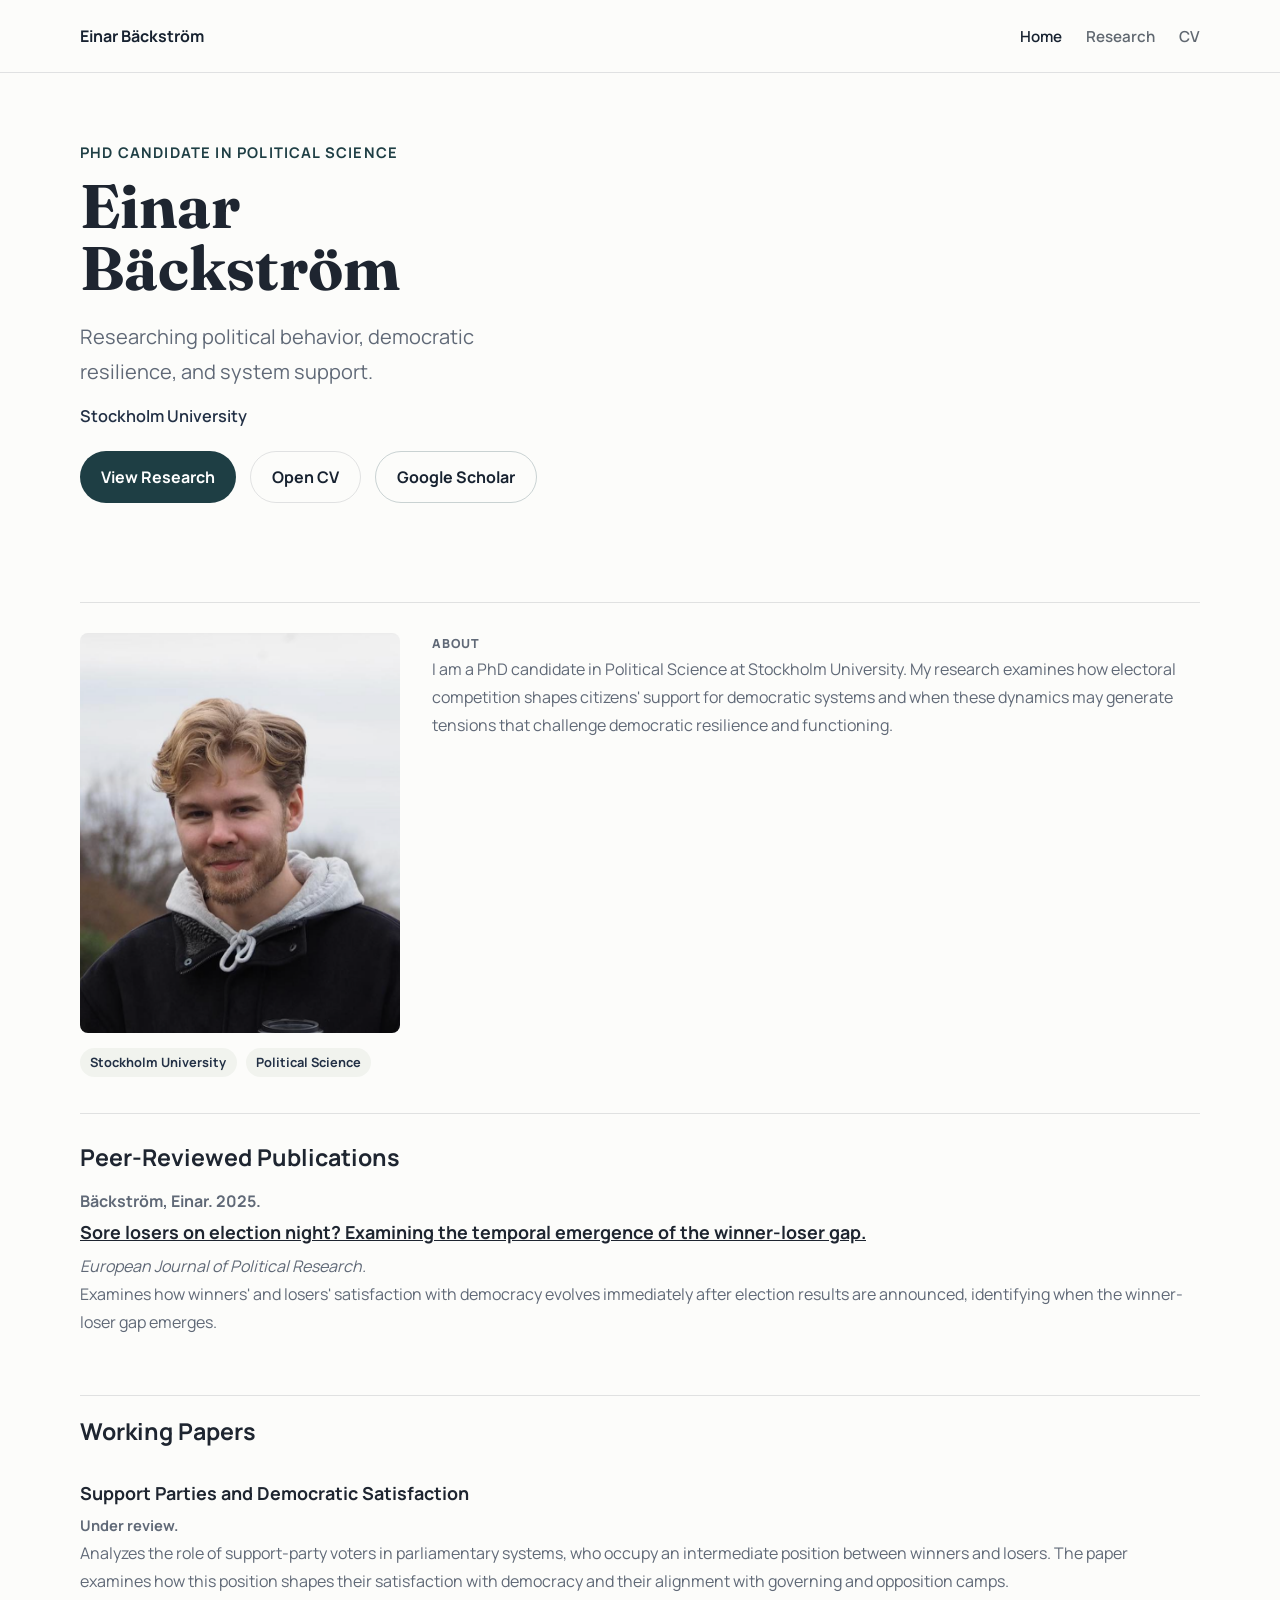
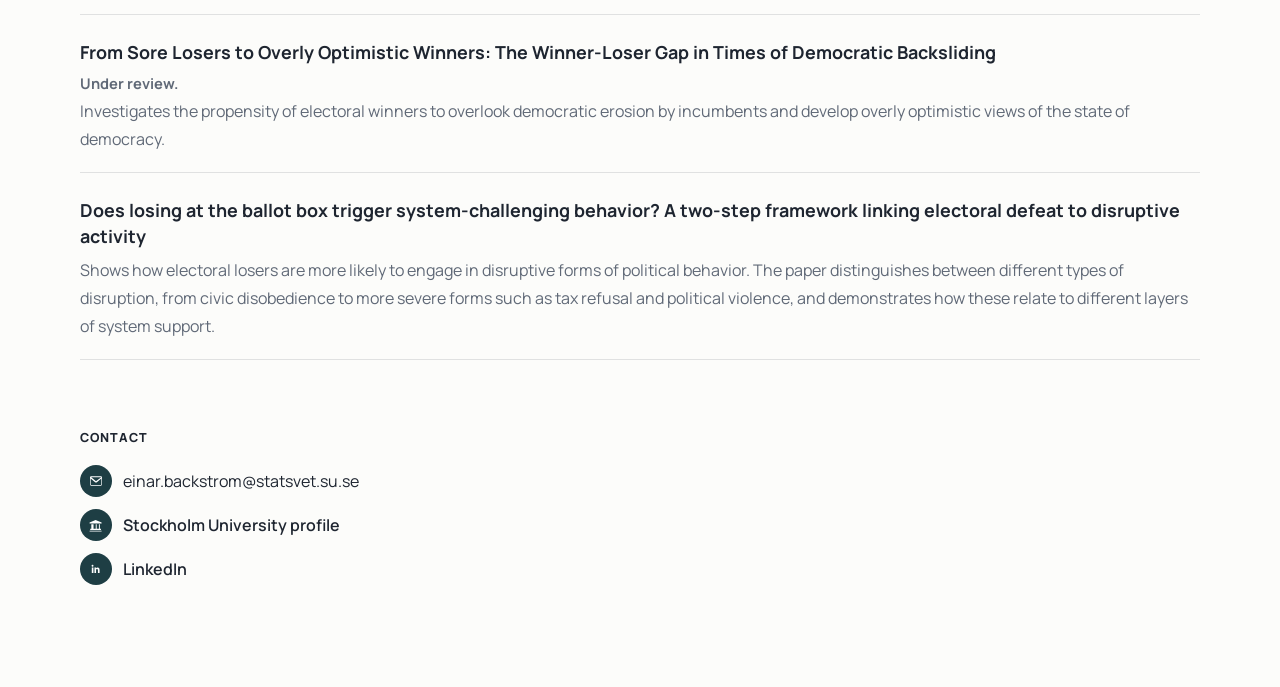
<file: index.html>
<!DOCTYPE html>
<html lang="en">
  <head>
    <meta charset="UTF-8" />
    <meta name="viewport" content="width=device-width, initial-scale=1.0" />
    <title>Einar Bäckström | Political Science</title>
    <meta
      name="description"
      content="Professional academic website for Einar Bäckström."
    />
    <link rel="preconnect" href="https://fonts.googleapis.com" />
    <link rel="preconnect" href="https://fonts.gstatic.com" crossorigin />
    <link
      href="https://fonts.googleapis.com/css2?family=Fraunces:opsz,wght@9..144,500;9..144,700&amp;family=Manrope:wght@400;500;600;700;800&amp;display=swap"
      rel="stylesheet"
    />
    <link rel="stylesheet" href="styles.css" />
    <script defer src="script.js"></script>
  </head>
  <body>
    <header class="site-header">
      <div class="shell nav-shell">
        <a class="brand" href="index.html">Einar Bäckström</a>
        <nav class="site-nav" aria-label="Primary">
          <a class="is-active" href="index.html">Home</a>
          <a href="research.html">Research</a>
          <a href="cv.html">CV</a>
        </nav>
      </div>
    </header>

    <section class="hero hero-home reveal">
      <div class="shell hero-shell hero-grid">
        <div class="hero-copy">
          <p class="hero-kicker">PhD Candidate in Political Science</p>
          <h1>Einar Bäckström</h1>
          <p class="hero-lead">
            Researching political behavior, democratic resilience, and system
            support.
          </p>
          <p class="hero-subtitle">Stockholm University</p>
          <div class="hero-actions">
            <a class="button button-primary" href="research.html">View Research</a>
            <a
              class="button button-ghost"
              href="cv.html"
              >Open CV</a
            >
            <a
              class="button button-ghost button-subtle"
              href="https://scholar.google.com/citations?user=CUBQwRgAAAAJ&amp;hl=sv"
              target="_blank"
              rel="noreferrer"
              >Google Scholar</a
            >
          </div>
        </div>

      </div>
    </section>

    <main class="shell page-content">
      <section class="intro-grid section-no-divider reveal">
        <div class="portrait-card">
          <img
            src="profile-current.jpg"
            alt="Portrait of Einar Bäckström"
          />
          <div class="portrait-meta">
            <span>Stockholm University</span>
            <span>Political Science</span>
          </div>
        </div>

        <div class="content-card spotlight-card">
          <p class="section-label">About</p>
          <p>
            I am a PhD candidate in Political Science at Stockholm University.
            My research examines how electoral competition shapes citizens'
            support for democratic systems and when these dynamics may generate
            tensions that challenge democratic resilience and functioning.
          </p>
        </div>
      </section>

      <section class="content-section publication-block reveal">
        <article class="summary-card publication-section">
          <h2>Peer-Reviewed Publications</h2>
          <div class="publication publication-featured">
            <p class="meta">Bäckström, Einar. 2025.</p>
            <h3>
              <a
                href="https://www.cambridge.org/core/journals/european-journal-of-political-research/article/sore-losers-on-election-night-examining-the-temporal-emergence-of-the-winnerloser-gap/739A0A6DD2FE62B1832BE8D0CEB00FCA"
                target="_blank"
                rel="noreferrer"
                >Sore losers on election night? Examining the temporal emergence
                of the winner-loser gap.</a
              >
            </h3>
            <p class="journal">European Journal of Political Research.</p>
            <p>
              Examines how winners' and losers' satisfaction with democracy
              evolves immediately after election results are announced,
              identifying when the winner-loser gap emerges.
            </p>
          </div>
        </article>
      </section>

      <section class="content-section work-section reveal">
        <div class="section-heading-row">
          <div>
            <h2>Working Papers</h2>
          </div>
        </div>
        <div class="work-grid">
          <article class="work-item">
            <h3>Support Parties and Democratic Satisfaction</h3>
            <p class="status-note">Under review.</p>
            <p>
              Analyzes the role of support-party voters in parliamentary systems,
              who occupy an intermediate position between winners and losers. The
              paper examines how this position shapes their satisfaction with
              democracy and their alignment with governing and opposition camps.
            </p>
          </article>

          <article class="work-item">
            <h3>
              From Sore Losers to Overly Optimistic Winners: The Winner-Loser Gap
              in Times of Democratic Backsliding
            </h3>
            <p class="status-note">Under review.</p>
            <p>
              Investigates the propensity of electoral winners to overlook
              democratic erosion by incumbents and develop overly optimistic
              views of the state of democracy.
            </p>
          </article>

          <article class="work-item">
            <h3>
              Does losing at the ballot box trigger system-challenging behavior?
              A two-step framework linking electoral defeat to disruptive
              activity
            </h3>
            <p>
              Shows how electoral losers are more likely to engage in disruptive
              forms of political behavior. The paper distinguishes between
              different types of disruption, from civic disobedience to more
              severe forms such as tax refusal and political violence, and
              demonstrates how these relate to different layers of system
              support.
            </p>
          </article>
        </div>
      </section>

      <section class="content-section contact-section contact-band reveal">
        <div class="contact-header">
          <p class="section-label">Contact</p>
        </div>
        <div class="contact-links">
          <p class="contact-line">
            <span class="icon-mail" aria-hidden="true">
              <svg viewBox="0 0 24 24" role="presentation">
                <path
                  d="M3 6.75A1.75 1.75 0 0 1 4.75 5h14.5A1.75 1.75 0 0 1 21 6.75v10.5A1.75 1.75 0 0 1 19.25 19H4.75A1.75 1.75 0 0 1 3 17.25V6.75Zm1.8-.25 6.82 5.55a.6.6 0 0 0 .76 0L20 6.5H4.8Zm15.2 1.93-6.67 5.42a2.1 2.1 0 0 1-2.66 0L4 8.43v8.82c0 .41.34.75.75.75h14.5c.41 0 .75-.34.75-.75V8.43Z"
                />
              </svg>
            </span>
            <a href="mailto:einar.backstrom@statsvet.su.se"
              >einar.backstrom@statsvet.su.se</a
            >
          </p>
          <p class="contact-line">
            <span class="icon-mail icon-academic" aria-hidden="true">
              <svg viewBox="0 0 24 24" role="presentation">
                <path
                  d="M12 3 2.5 7.25v1.5h19v-1.5L12 3Zm-6.75 7v7H3.5V19h17v-2h-1.75v-7h-1.5v7h-3.5v-7h-1.5v7H8.75v-7h-1.5Zm-2.75 10v1.5h19V20h-19Z"
                />
              </svg>
            </span>
            <a
              class="contact-link"
              href="https://www.su.se/english/profiles/e/eiba6456"
              target="_blank"
              rel="noreferrer"
              >Stockholm University profile</a
            >
          </p>
          <p class="contact-line">
            <span class="icon-mail icon-linkedin" aria-hidden="true">
              <svg viewBox="0 0 24 24" role="presentation">
                <path
                  d="M6.94 8.5A1.44 1.44 0 1 1 6.9 5.63a1.44 1.44 0 0 1 .04 2.87ZM5.7 9.76h2.46V18H5.7V9.76Zm3.98 0H12v1.12h.03c.33-.62 1.14-1.28 2.35-1.28 2.51 0 2.97 1.65 2.97 3.79V18H14.9v-3.92c0-.94-.02-2.15-1.31-2.15-1.31 0-1.51 1.02-1.51 2.08V18H9.68V9.76Z"
                />
              </svg>
            </span>
            <a
              class="contact-link"
              href="https://www.linkedin.com/in/einar-b%C3%A4ckstr%C3%B6m-46a440127/"
              target="_blank"
              rel="noreferrer"
              >LinkedIn</a
            >
          </p>
        </div>
      </section>
    </main>
  </body>
</html>
</file>
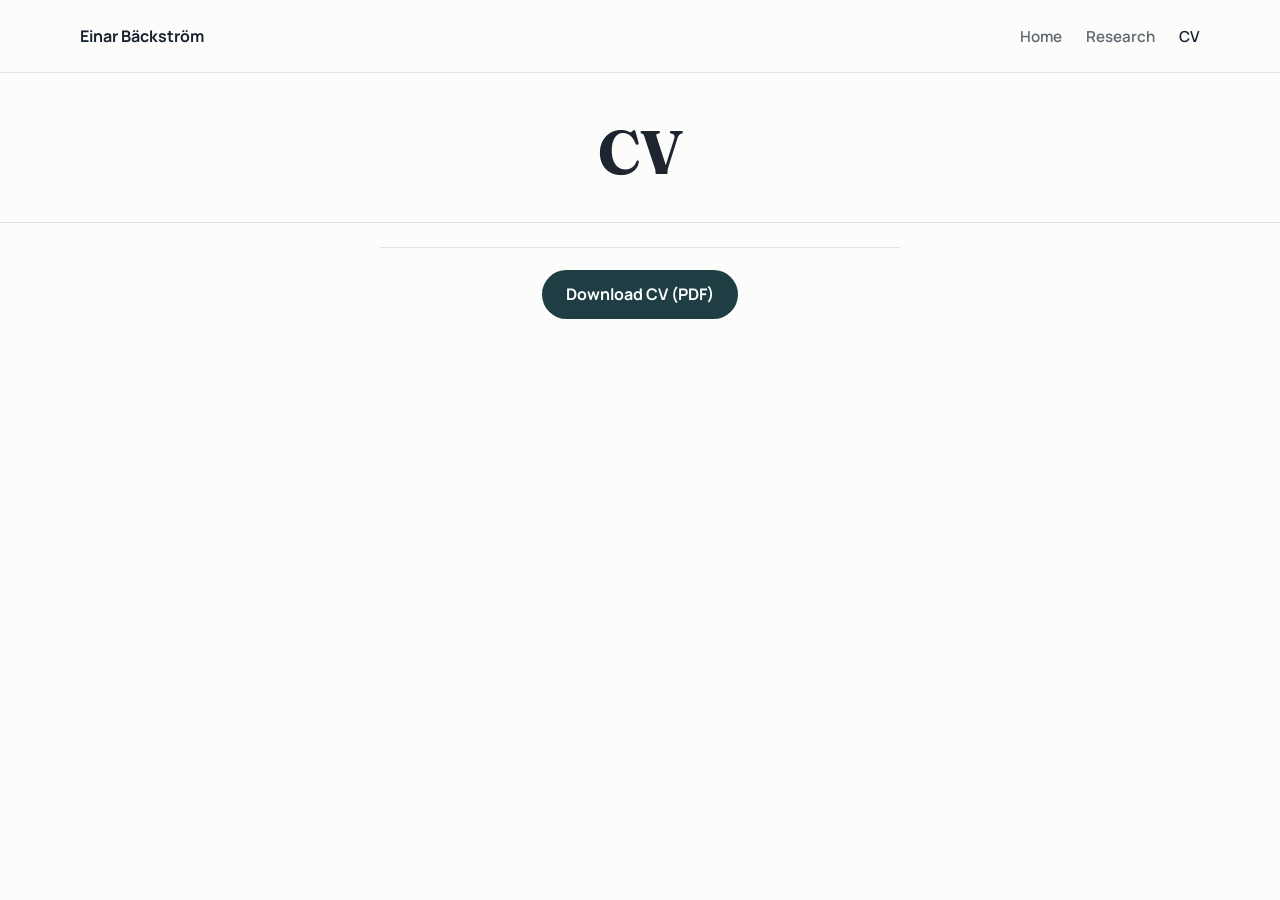
<file: cv.html>
<!DOCTYPE html>
<html lang="en">
  <head>
    <meta charset="UTF-8" />
    <meta name="viewport" content="width=device-width, initial-scale=1.0" />
    <title>Einar Bäckström | CV</title>
    <meta name="description" content="CV page for Einar Bäckström." />
    <link rel="preconnect" href="https://fonts.googleapis.com" />
    <link rel="preconnect" href="https://fonts.gstatic.com" crossorigin />
    <link
      href="https://fonts.googleapis.com/css2?family=Fraunces:opsz,wght@9..144,500;9..144,700&amp;family=Manrope:wght@400;500;600;700;800&amp;display=swap"
      rel="stylesheet"
    />
    <link rel="stylesheet" href="styles.css" />
    <script defer src="script.js"></script>
  </head>
  <body>
    <header class="site-header">
      <div class="shell nav-shell">
        <a class="brand" href="index.html">Einar Bäckström</a>
        <nav class="site-nav" aria-label="Primary">
          <a href="index.html">Home</a>
          <a href="research.html">Research</a>
          <a class="is-active" href="cv.html">CV</a>
        </nav>
      </div>
    </header>

    <section class="hero reveal">
      <div class="shell hero-shell hero-small">
        <h1>CV</h1>
      </div>
    </section>

    <main class="shell page-content cv-shell">
      <section class="cv-card reveal">
        <a
          class="button button-secondary"
          href="https://drive.google.com/uc?export=download&amp;id=16tTC_E-CpKl2aYCklDzOdZz9e5uiZbit"
          target="_blank"
          rel="noreferrer"
          >Download CV (PDF)</a
        >
      </section>
    </main>
  </body>
</html>
</file>
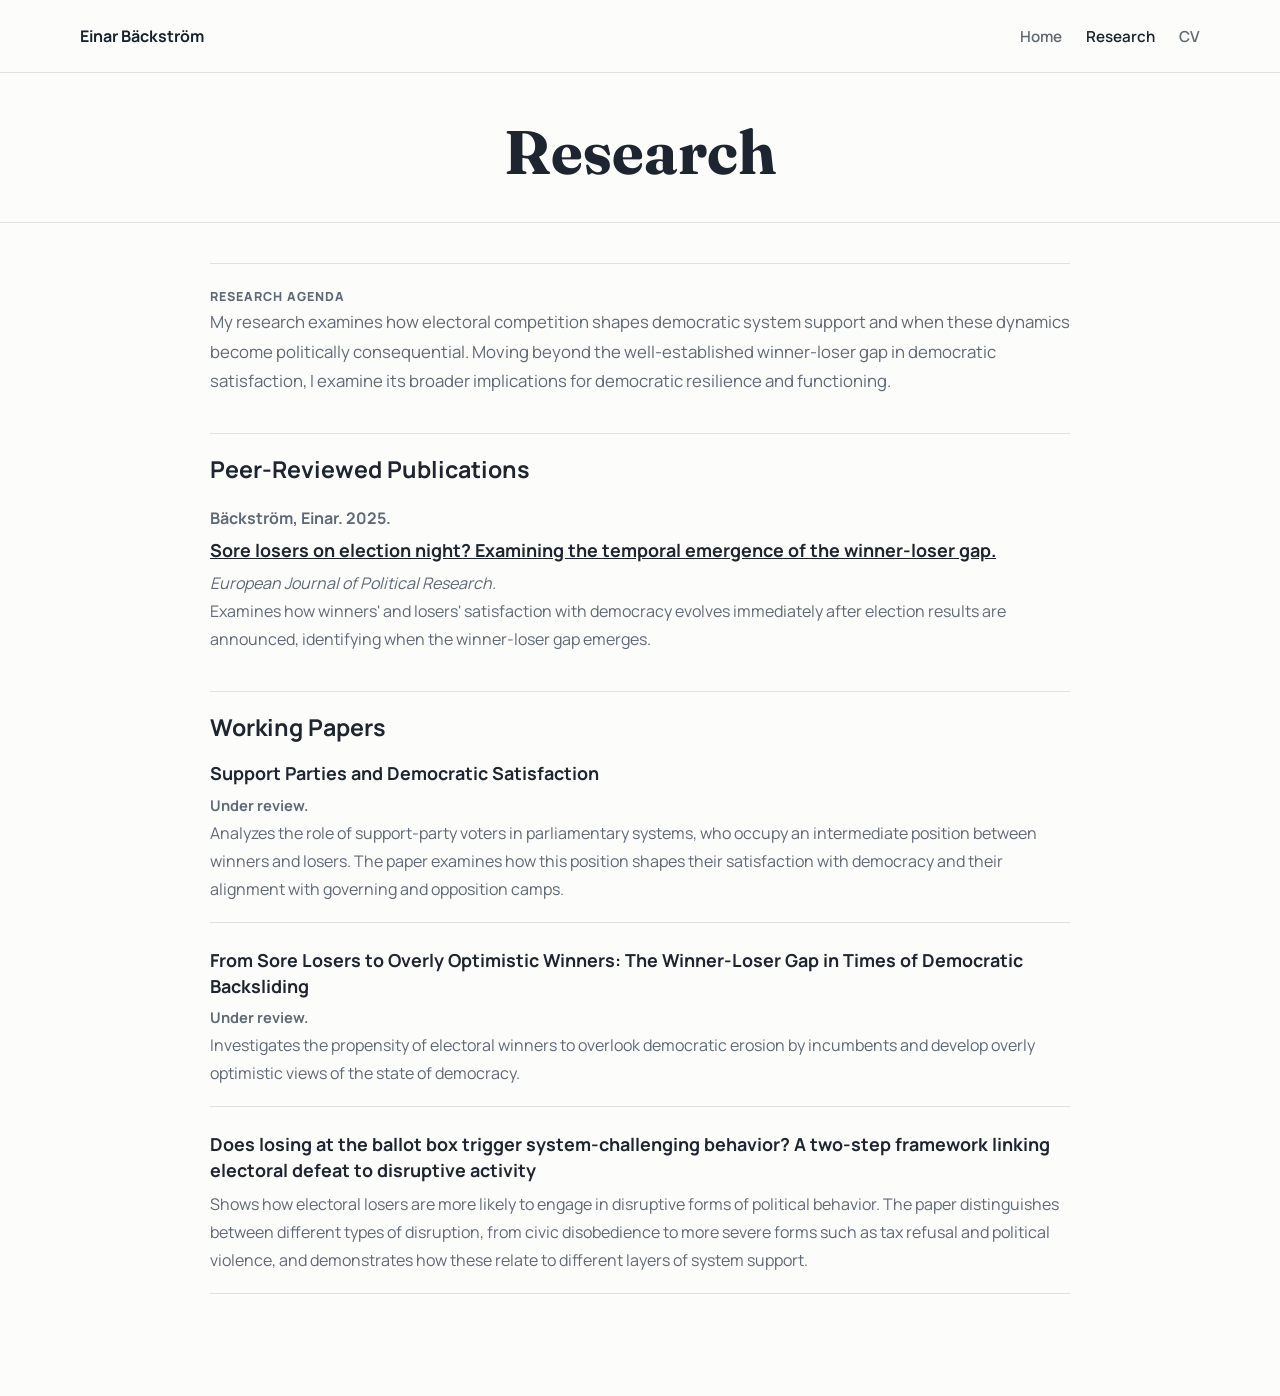
<file: research.html>
<!DOCTYPE html>
<html lang="en">
  <head>
    <meta charset="UTF-8" />
    <meta name="viewport" content="width=device-width, initial-scale=1.0" />
    <title>Einar Bäckström | Research</title>
    <meta
      name="description"
      content="Research page for Einar Bäckström."
    />
    <link rel="preconnect" href="https://fonts.googleapis.com" />
    <link rel="preconnect" href="https://fonts.gstatic.com" crossorigin />
    <link
      href="https://fonts.googleapis.com/css2?family=Fraunces:opsz,wght@9..144,500;9..144,700&amp;family=Manrope:wght@400;500;600;700;800&amp;display=swap"
      rel="stylesheet"
    />
    <link rel="stylesheet" href="styles.css" />
    <script defer src="script.js"></script>
  </head>
  <body>
    <header class="site-header">
      <div class="shell nav-shell">
        <a class="brand" href="index.html">Einar Bäckström</a>
        <nav class="site-nav" aria-label="Primary">
          <a href="index.html">Home</a>
          <a class="is-active" href="research.html">Research</a>
          <a href="cv.html">CV</a>
        </nav>
      </div>
    </header>

    <section class="hero reveal">
      <div class="shell hero-shell hero-small">
        <h1>Research</h1>
      </div>
    </section>

    <main class="shell page-content research-layout">
      <section class="content-section intro-panel reveal">
        <p class="section-label">Research Agenda</p>
        <p class="research-intro">
          My research examines how electoral competition shapes democratic
          system support and when these dynamics become politically
          consequential. Moving beyond the well-established winner-loser gap in
          democratic satisfaction, I examine its broader implications for
          democratic resilience and functioning.
        </p>
      </section>

      <section class="content-section reveal">
        <h2>Peer-Reviewed Publications</h2>
        <article class="publication">
          <p class="meta">Bäckström, Einar. 2025.</p>
          <h3>
            <a
              href="https://www.cambridge.org/core/journals/european-journal-of-political-research/article/sore-losers-on-election-night-examining-the-temporal-emergence-of-the-winnerloser-gap/739A0A6DD2FE62B1832BE8D0CEB00FCA"
              target="_blank"
              rel="noreferrer"
              >Sore losers on election night? Examining the temporal emergence
              of the winner-loser gap.</a
            >
          </h3>
          <p class="journal">European Journal of Political Research.</p>
          <p>
            Examines how winners' and losers' satisfaction with democracy
            evolves immediately after election results are announced,
            identifying when the winner-loser gap emerges.
          </p>
        </article>
      </section>

      <section class="content-section reveal">
        <h2>Working Papers</h2>
        <div class="work-grid">
          <article class="work-item">
            <h3>Support Parties and Democratic Satisfaction</h3>
            <p class="status-note">Under review.</p>
            <p>
              Analyzes the role of support-party voters in parliamentary systems,
              who occupy an intermediate position between winners and losers. The
              paper examines how this position shapes their satisfaction with
              democracy and their alignment with governing and opposition camps.
            </p>
          </article>

          <article class="work-item">
            <h3>
              From Sore Losers to Overly Optimistic Winners: The Winner-Loser Gap
              in Times of Democratic Backsliding
            </h3>
            <p class="status-note">Under review.</p>
            <p>
              Investigates the propensity of electoral winners to overlook
              democratic erosion by incumbents and develop overly optimistic
              views of the state of democracy.
            </p>
          </article>

          <article class="work-item">
            <h3>
              Does losing at the ballot box trigger system-challenging behavior?
              A two-step framework linking electoral defeat to disruptive
              activity
            </h3>
            <p>
              Shows how electoral losers are more likely to engage in disruptive
              forms of political behavior. The paper distinguishes between
              different types of disruption, from civic disobedience to more
              severe forms such as tax refusal and political violence, and
              demonstrates how these relate to different layers of system
              support.
            </p>
          </article>
        </div>
      </section>
    </main>
  </body>
</html>
</file>
<file: styles.css>
:root {
  --bg: #fcfcfa;
  --surface: rgba(255, 255, 255, 0.84);
  --surface-strong: rgba(255, 255, 255, 0.98);
  --surface-soft: #f1f3ee;
  --text: #1e2530;
  --muted: #606977;
  --line: rgba(30, 37, 48, 0.12);
  --navy: #223045;
  --navy-deep: #172230;
  --teal: #274e55;
  --teal-deep: #1e3e44;
  --link: #274e55;
  --shadow: 0 8px 24px rgba(19, 28, 40, 0.04);
  --shadow-soft: 0 4px 16px rgba(19, 28, 40, 0.03);
  --radius: 22px;
  --radius-sm: 14px;
  --shell: 1120px;
}

* {
  box-sizing: border-box;
}

html {
  scroll-behavior: smooth;
}

body {
  margin: 0;
  font-family: "Manrope", sans-serif;
  color: var(--text);
  background: var(--bg);
}

a {
  color: var(--link);
}

img {
  display: block;
  max-width: 100%;
}

.shell {
  width: min(calc(100% - 2rem), var(--shell));
  margin: 0 auto;
}

.site-header {
  position: sticky;
  top: 0;
  z-index: 20;
  background: rgba(252, 252, 250, 0.94);
  backdrop-filter: blur(10px);
  border-bottom: 1px solid var(--line);
}

.nav-shell {
  display: flex;
  align-items: center;
  justify-content: space-between;
  min-height: 72px;
}

.brand,
.site-nav a {
  color: var(--navy-deep);
  text-decoration: none;
}

.brand {
  font-weight: 700;
  letter-spacing: 0;
}

.site-nav {
  display: flex;
  gap: 1.5rem;
}

.site-nav a {
  opacity: 0.68;
  font-size: 0.95rem;
  font-weight: 600;
}

.site-nav a.is-active,
.site-nav a:hover,
.site-nav a:focus-visible {
  opacity: 1;
}

.hero {
  position: relative;
  overflow: hidden;
  background: #fcfcfa;
  color: var(--text);
  border-bottom: 1px solid var(--line);
}

.hero-home {
  border-bottom: 0;
}

.hero::after {
  display: none;
}

.hero-shell {
  position: relative;
  z-index: 1;
  padding: 4.3rem 0 3.7rem;
  text-align: center;
}

.hero-small {
  padding: 3rem 0 2.4rem;
}

.hero-kicker {
  margin: 0 0 0.8rem;
  font-weight: 700;
  font-size: 0.92rem;
  letter-spacing: 0.08em;
  text-transform: uppercase;
  color: var(--teal-deep);
  opacity: 1;
}

.hero h1 {
  margin: 0;
  font-family: "Fraunces", serif;
  font-size: clamp(2.5rem, 4.8vw, 4.4rem);
  line-height: 1.02;
}

.hero-home h1 {
  max-width: 9ch;
}

.hero-grid {
  display: grid;
  grid-template-columns: 1fr;
  gap: 2rem;
  align-items: start;
  text-align: left;
}

.hero-copy {
  max-width: 680px;
}

.hero-lead {
  margin: 1.2rem 0 0;
  font-size: clamp(1.08rem, 1.8vw, 1.25rem);
  line-height: 1.75;
  color: var(--muted);
  max-width: 34ch;
}

.hero-subtitle {
  margin: 1rem 0 0;
  font-size: 1.02rem;
  font-weight: 600;
  color: var(--navy);
}

.hero-actions {
  display: flex;
  gap: 0.9rem;
  flex-wrap: wrap;
  margin-top: 1.5rem;
}

.hero-note-label,
.section-label {
  margin: 0 0 0.8rem;
  font-size: 0.78rem;
  font-weight: 800;
  letter-spacing: 0.08em;
  text-transform: uppercase;
}

.page-content {
  padding: 2.5rem 0 4rem;
}

.intro-grid {
  display: grid;
  grid-template-columns: 320px 1fr;
  gap: 2rem;
  align-items: start;
  margin-bottom: 2.25rem;
}

.portrait-card,
.content-card,
.content-section,
.cv-card,
.summary-card {
  background: transparent;
  border: 0;
  border-radius: 0;
  box-shadow: none;
  backdrop-filter: none;
}

.portrait-card {
  padding: 0;
}

.portrait-card img {
  width: 100%;
  aspect-ratio: 4 / 5;
  object-fit: cover;
  border-radius: 8px;
  background: #e9ece6;
}

.portrait-meta {
  display: flex;
  flex-wrap: wrap;
  gap: 0.55rem;
  margin-top: 0.9rem;
}

.portrait-meta span {
  display: inline-flex;
  padding: 0.35rem 0.65rem;
  border-radius: 999px;
  background: var(--surface-soft);
  color: var(--navy);
  font-size: 0.8rem;
  font-weight: 700;
}

.button {
  display: inline-flex;
  align-items: center;
  justify-content: center;
  min-height: 48px;
  padding: 0.86rem 1.3rem;
  border-radius: 999px;
  text-decoration: none;
  font-weight: 700;
  transition: transform 160ms ease, background 160ms ease, border-color 160ms ease;
}

.button:hover,
.button:focus-visible {
  transform: translateY(-1px);
}

.button-primary {
  background: var(--teal-deep);
  color: #fff;
}

.button-secondary {
  background: var(--teal-deep);
  color: #fff;
  padding-inline: 1.5rem;
}

.button-ghost {
  border: 1px solid var(--line);
  color: var(--navy-deep);
  background: transparent;
}

.button-subtle {
  border-color: rgba(39, 78, 85, 0.24);
}

.content-card,
.content-section,
.cv-card,
.summary-card {
  padding: 1.35rem 0;
  border-top: 1px solid var(--line);
}

.content-card h2,
.content-section h2,
.cv-card h2,
.summary-card h2 {
  margin: 0 0 0.9rem;
  font-size: 1.45rem;
  line-height: 1.2;
}

.spotlight-card h2 {
  max-width: 18ch;
}

.content-card p,
.content-section p,
.work-item p,
.publication p,
.research-intro,
.theme-item p {
  margin: 0;
  line-height: 1.75;
  color: var(--muted);
}

.inline-links {
  display: flex;
  gap: 1rem;
  flex-wrap: wrap;
  margin-top: 1rem;
}

.inline-links a,
.text-link {
  color: var(--teal-deep);
  font-weight: 700;
  text-decoration: none;
}

.content-section {
  margin-bottom: 1rem;
}

.section-no-divider {
  border-top: 1px solid var(--line);
  padding-top: 1.9rem;
}

.publication-block {
  padding-top: 1.9rem;
}

.intro-grid.section-no-divider .content-card {
  border-top: 0;
  padding-top: 0;
}

.publication-section {
  border-top: 0;
  padding-top: 0;
}

.section-heading-row {
  display: flex;
  justify-content: space-between;
  gap: 1rem;
  align-items: end;
  margin-bottom: 1rem;
}

.work-grid {
  display: grid;
  gap: 1.2rem;
}

.publication,
.work-item {
  padding-top: 0.4rem;
}

.publication-featured {
  padding: 0;
  border-radius: 0;
  background: transparent;
  border: 0;
}

.work-item {
  padding: 0 0 1.2rem;
  border-radius: 0;
  background: transparent;
  border: 0;
  border-bottom: 1px solid var(--line);
  box-shadow: none;
}

.meta {
  font-weight: 700;
  color: var(--text);
}

.status-note {
  margin: 0 0 0.55rem;
  color: var(--teal-deep);
  font-size: 0.92rem;
  font-weight: 700;
}

.publication h3,
.work-item h3 {
  margin: 0.35rem 0 0.35rem;
  font-size: 1.12rem;
  line-height: 1.45;
}

.publication h3 a {
  color: inherit;
}

.journal {
  font-style: italic;
  color: var(--text);
  margin-bottom: 0.8rem;
}

.research-layout {
  max-width: 860px;
}

.research-intro {
  margin-bottom: 1.1rem;
  font-size: 1.05rem;
}

.cv-shell {
  display: flex;
  justify-content: center;
  padding-top: 1.5rem;
}

.cv-card {
  width: min(100%, 520px);
  text-align: center;
  background: transparent;
}

.cv-card p {
  margin: 0 0 1.2rem;
  color: var(--muted);
  line-height: 1.7;
}

.contact-band {
  display: grid;
  gap: 1rem;
  justify-items: start;
}

.contact-section {
  border-top: 0;
  padding-top: 1.9rem;
}

.contact-header h2 {
  margin-bottom: 0;
}

.contact-links {
  display: grid;
  gap: 0.75rem;
  justify-items: start;
}

.contact-line {
  display: flex;
  align-items: center;
  gap: 0.7rem;
  margin: 0;
}

.icon-mail {
  display: inline-flex;
  align-items: center;
  justify-content: center;
  width: 2rem;
  height: 2rem;
  border-radius: 999px;
  background: var(--teal-deep);
  line-height: 1;
  flex: 0 0 auto;
}

.icon-mail svg {
  width: 1rem;
  height: 1rem;
  fill: #fff !important;
}

.icon-academic {
  width: 2rem;
  height: 2rem;
}

.icon-academic svg {
  width: 0.95rem;
  height: 0.95rem;
}

.contact-link {
  color: var(--teal-deep);
  text-decoration: none;
  font-weight: 600;
}

.contact-link:visited,
.contact-link:hover,
.contact-link:focus-visible,
.contact-link:active {
  color: var(--teal-deep);
}

.contact-band h2,
.contact-band p,
.contact-band a,
.contact-band .section-label {
  color: var(--text);
}

.contact-section a {
  text-decoration: none;
}

.reveal {
  opacity: 0;
  transform: translateY(28px);
  transition: opacity 700ms ease, transform 700ms ease;
  will-change: opacity, transform;
}

.reveal.is-visible {
  opacity: 1;
  transform: translateY(0);
}

@media (max-width: 840px) {
  .nav-shell {
    min-height: 64px;
  }

  .hero-grid,
  .intro-grid {
    grid-template-columns: 1fr;
  }

  .portrait-card {
    max-width: 320px;
    justify-self: center;
    width: 100%;
  }

  .hero-shell {
    padding: 3.6rem 0 3rem;
  }

  .section-heading-row,
  .contact-band {
    flex-direction: column;
    align-items: flex-start;
  }
}

@media (max-width: 620px) {
  .shell {
    width: min(calc(100% - 1rem), var(--shell));
  }

  .nav-shell {
    flex-direction: column;
    justify-content: center;
    gap: 0.75rem;
    padding: 0.9rem 0;
  }

  .site-nav {
    gap: 1rem;
  }

  .hero-actions {
    flex-direction: column;
    align-items: stretch;
  }

  .content-card,
  .content-section,
  .cv-card,
  .portrait-card,
  .summary-card {
    padding: 1rem 0;
  }

  .portrait-card {
    margin-inline: auto;
  }
}
</file>
